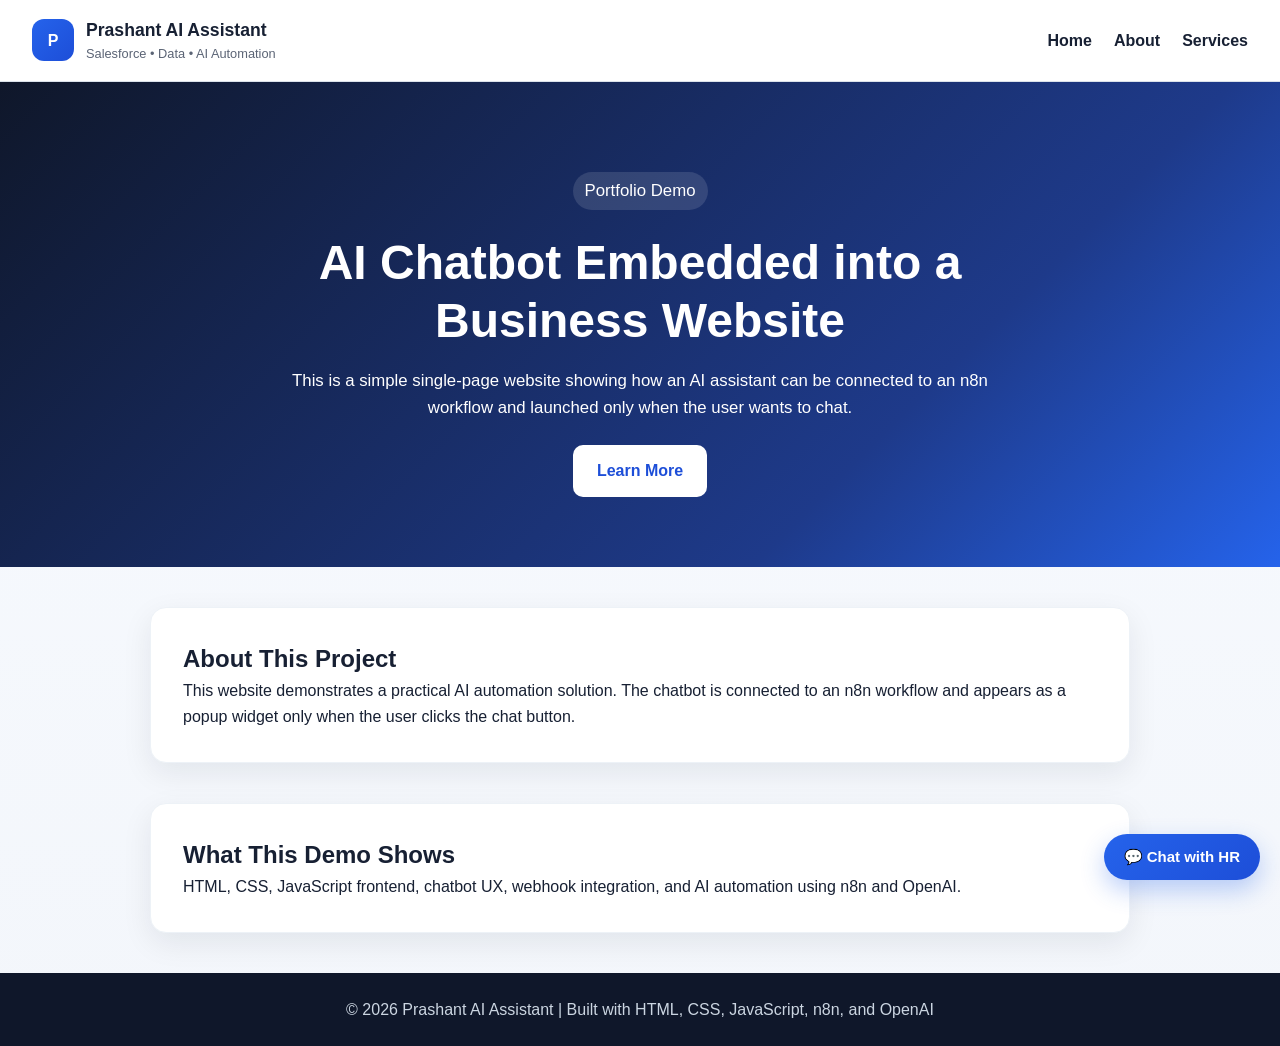
<file: index.html>
<!DOCTYPE html>
<html lang="en">
<head>
  <meta charset="UTF-8" />
  <meta name="viewport" content="width=device-width, initial-scale=1.0" />
  <title>Prashant AI Assistant</title>
  <link rel="stylesheet" href="style.css" />
</head>
<body>

  <header class="navbar">
    <div class="brand">
      <div class="brand-logo">P</div>
      <div>
        <div class="logo">Prashant AI Assistant</div>
        <div class="tagline">Salesforce • Data • AI Automation</div>
      </div>
    </div>

    <button class="menu-toggle" id="menuToggle">☰</button>

    <nav id="navMenu">
      <a href="#home">Home</a>
      <a href="#about">About</a>
      <a href="#services">Services</a>
    </nav>
  </header>

  <section id="home" class="hero">
    <div class="hero-content">
      <p class="hero-label">Portfolio Demo</p>
      <h1>AI Chatbot Embedded into a Business Website</h1>
      <p>
        This is a simple single-page website showing how an AI assistant can be connected
        to an n8n workflow and launched only when the user wants to chat.
      </p>
      <a href="#about" class="btn">Learn More</a>
    </div>
  </section>

  <section id="about" class="about">
    <h2>About This Project</h2>
    <p>
      This website demonstrates a practical AI automation solution. The chatbot is connected
      to an n8n workflow and appears as a popup widget only when the user clicks the chat button.
    </p>
  </section>

  <section id="services" class="about">
    <h2>What This Demo Shows</h2>
    <p>
      HTML, CSS, JavaScript frontend, chatbot UX, webhook integration, and AI automation
      using n8n and OpenAI.
    </p>
  </section>

  <footer class="footer">
    <p>© 2026 Prashant AI Assistant | Built with HTML, CSS, JavaScript, n8n, and OpenAI</p>
  </footer>

  <!-- Floating Chat Button -->
  <button id="chatLauncher" class="chat-launcher">💬 Chat with HR</button>

  <!-- Chat Popup -->
  <div id="chatPopup" class="chat-popup hidden">

    <!-- Header -->
    <div class="chat-popup-header">
      <div class="header-brand">
        <div class="header-avatar">🏢</div>
        <div>
          <h3>HR AI Assistant</h3>
          <p>Online · Typically replies instantly</p>
        </div>
      </div>
      <button id="closeChat" class="close-chat">✕</button>
    </div>

    <!-- Body: Sidebar + Chat Main -->
    <div class="chat-body">

      <!-- Sidebar -->
      <div class="chat-sidebar">

        <div class="sidebar-section-label">HR Topics</div>

        <button class="sidebar-topic active" data-topic="leave">
          <span class="sidebar-icon">📋</span>
          <span>Leave & Attendance</span>
        </button>
        <button class="sidebar-topic" data-topic="payroll">
          <span class="sidebar-icon">💰</span>
          <span>Payroll & Salary</span>
        </button>
        <button class="sidebar-topic" data-topic="benefits">
          <span class="sidebar-icon">🏥</span>
          <span>Benefits</span>
        </button>
        <button class="sidebar-topic" data-topic="policies">
          <span class="sidebar-icon">📜</span>
          <span>HR Policies</span>
        </button>
        <button class="sidebar-topic" data-topic="onboarding">
          <span class="sidebar-icon">🚀</span>
          <span>Onboarding</span>
        </button>
        <button class="sidebar-topic" data-topic="training">
          <span class="sidebar-icon">🎓</span>
          <span>Training</span>
        </button>
        <button class="sidebar-topic" data-topic="performance">
          <span class="sidebar-icon">📊</span>
          <span>Performance</span>
        </button>
        <button class="sidebar-topic" data-topic="relations">
          <span class="sidebar-icon">🤝</span>
          <span>Employee Relations</span>
        </button>

        <div class="sidebar-section-label">Actions</div>

        <label for="fileUpload" class="sidebar-topic sidebar-action">
          <span class="sidebar-icon">📎</span>
          <span>Upload File</span>
        </label>
        <button class="sidebar-topic sidebar-action" id="raiseTicketBtn" type="button">
          <span class="sidebar-icon">🎫</span>
          <span>Raise Ticket</span>
        </button>
        <button class="sidebar-topic sidebar-action" id="emailHrBtn" type="button">
          <span class="sidebar-icon">✉️</span>
          <span>Email HR</span>
        </button>

        <input
          type="file"
          id="fileUpload"
          class="hidden-file"
          accept=".pdf,.doc,.docx,.png,.jpg,.jpeg"
        />
      </div>

      <!-- Chat Main -->
      <div class="chat-main">

        <!-- Topic Header -->
        <div class="topic-header" id="topicHeader">
          <span id="topicIcon">📋</span>
          <div>
            <strong id="topicTitle">Leave &amp; Attendance</strong>
            <span id="topicDesc">Leave balances, applications and attendance tracking</span>
          </div>
        </div>

        <!-- Quick Chips -->
        <div class="quick-chips" id="quickChips">
          <button class="chip">How many days leave do I have?</button>
          <button class="chip">Apply for annual leave</button>
          <button class="chip">Sick leave policy</button>
          <button class="chip">WFH approval process</button>
        </div>

        <!-- Hidden Panels -->
        <div id="ticketPanel" class="action-panel hidden">
          <h4>🎫 Raise HR Ticket</h4>
          <input type="text" id="ticketName" placeholder="Your name" />
          <input type="email" id="ticketEmail" placeholder="Your email" />
          <input type="text" id="ticketSubject" placeholder="Issue subject" />
          <textarea id="ticketDescription" rows="3" placeholder="Describe the issue"></textarea>
          <button id="submitTicketBtn" class="panel-submit-btn">Submit Ticket</button>
        </div>

        <div id="emailPanel" class="action-panel hidden">
          <h4>✉️ Email HR</h4>
          <input type="text" id="emailName" placeholder="Your name" />
          <input type="email" id="emailFrom" placeholder="Your email" />
          <input type="text" id="emailSubject" placeholder="Email subject" />
          <textarea id="emailBody" rows="3" placeholder="Write your message"></textarea>
          <button id="sendEmailBtn" class="panel-submit-btn">Send to HR</button>
        </div>

        <!-- Messages -->
        <div id="messages" class="messages">
          <div class="bot-message">
            <strong>HR Assistant:</strong><br />
            Hello! I'm your HR Assistant. Select a topic from the sidebar or type your question below. How can I help you today?
          </div>
        </div>

        <!-- Input Area -->
        <div class="input-area">
          <textarea id="inp" placeholder="Ask about leave & attendance..." rows="2"></textarea>
          <button id="sendBtn">Send</button>
        </div>

        <div class="chat-help">
          Press <strong>Enter</strong> to send · <strong>Shift+Enter</strong> for new line
        </div>

      </div><!-- end chat-main -->

    </div><!-- end chat-body -->

  </div><!-- end chat-popup -->

  <script src="script.js"></script>
</body>
</html>
</file>
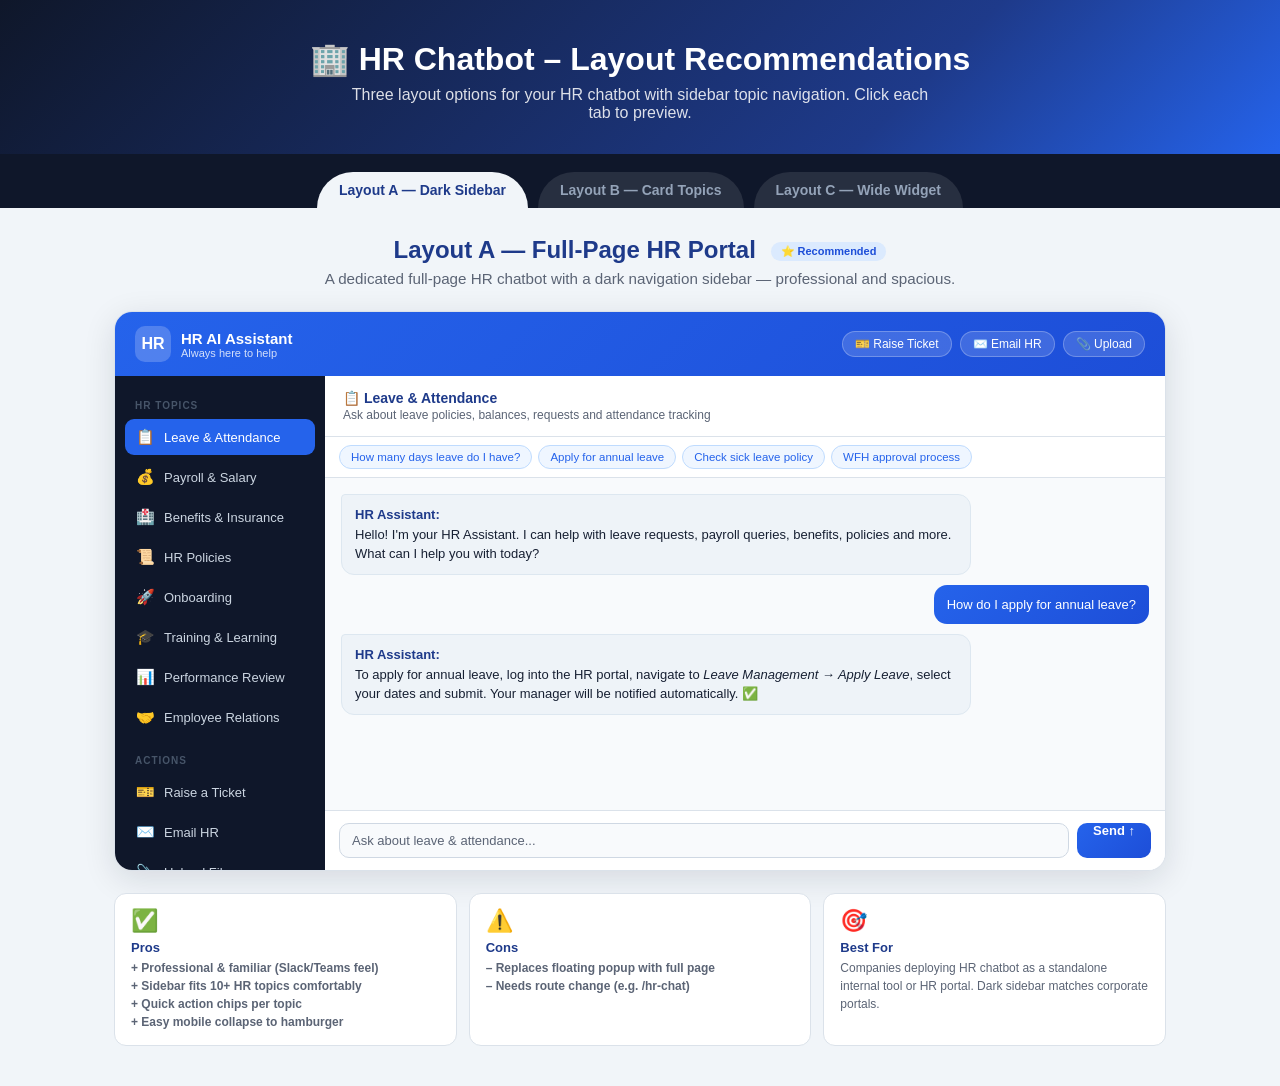
<file: layout-options-preview.html>
<!DOCTYPE html>
<html lang="en">
<head>
  <meta charset="UTF-8" />
  <meta name="viewport" content="width=device-width, initial-scale=1.0" />
  <title>HR Chatbot – Layout Options</title>
  <style>
    * { margin: 0; padding: 0; box-sizing: border-box; }

    :root {
      --primary: #2563eb;
      --primary-dark: #1d4ed8;
      --primary-light: #eff6ff;
      --sidebar-bg: #0f172a;
      --sidebar-text: #cbd5e1;
      --sidebar-active: #2563eb;
      --bot-bg: #eef3f8;
      --border: #dbe2ea;
      --radius: 14px;
      --shadow: 0 8px 32px rgba(15,23,42,0.12);
    }

    body {
      font-family: 'Segoe UI', Arial, sans-serif;
      background: #f1f5f9;
      color: #172033;
    }

    /* ── Page Header ── */
    .page-header {
      background: linear-gradient(135deg, #0f172a, #1e3a8a 70%, #2563eb);
      color: white;
      text-align: center;
      padding: 40px 20px 32px;
    }
    .page-header h1 { font-size: 2rem; margin-bottom: 8px; }
    .page-header p { opacity: 0.85; font-size: 1rem; max-width: 600px; margin: 0 auto; }

    .tabs-bar {
      display: flex;
      justify-content: center;
      gap: 10px;
      padding: 18px 20px 0;
      background: #0f172a;
    }
    .tab-btn {
      padding: 10px 22px;
      border: none;
      border-radius: 999px 999px 0 0;
      font-size: 14px;
      font-weight: 600;
      cursor: pointer;
      background: rgba(255,255,255,0.1);
      color: #94a3b8;
      transition: all 0.2s;
    }
    .tab-btn.active {
      background: #f1f5f9;
      color: #1e3a8a;
    }

    /* ── Layout Panels ── */
    .layout-section {
      display: none;
      padding: 28px 24px 40px;
      max-width: 1100px;
      margin: 0 auto;
    }
    .layout-section.active { display: block; }

    .section-title {
      text-align: center;
      margin-bottom: 24px;
    }
    .section-title h2 { font-size: 1.5rem; color: #1e3a8a; }
    .section-title p { color: #5b6475; margin-top: 6px; font-size: 0.95rem; }

    .badge {
      display: inline-block;
      background: #dbeafe;
      color: #1d4ed8;
      font-size: 11px;
      font-weight: 700;
      padding: 3px 10px;
      border-radius: 999px;
      margin-left: 8px;
      vertical-align: middle;
    }

    /* ════════════════════════════════════
       LAYOUT A – Classic Left Sidebar
    ════════════════════════════════════ */
    .layout-a-demo {
      background: white;
      border-radius: 18px;
      box-shadow: var(--shadow);
      overflow: hidden;
      height: 560px;
      display: flex;
      flex-direction: column;
      border: 1px solid var(--border);
    }

    .demo-topbar {
      background: linear-gradient(135deg, var(--primary), var(--primary-dark));
      color: white;
      padding: 14px 20px;
      display: flex;
      align-items: center;
      justify-content: space-between;
      flex-shrink: 0;
    }
    .demo-topbar-brand { display: flex; align-items: center; gap: 10px; }
    .demo-topbar-logo {
      width: 36px; height: 36px;
      background: rgba(255,255,255,0.2);
      border-radius: 10px;
      display: flex; align-items: center; justify-content: center;
      font-weight: bold; font-size: 16px;
    }
    .demo-topbar-name { font-weight: 700; font-size: 15px; }
    .demo-topbar-sub { font-size: 11px; opacity: 0.8; }
    .demo-topbar-actions { display: flex; gap: 8px; }
    .topbar-pill {
      background: rgba(255,255,255,0.15);
      border: 1px solid rgba(255,255,255,0.25);
      color: white;
      border-radius: 999px;
      padding: 5px 12px;
      font-size: 12px;
      cursor: pointer;
    }

    .demo-body { display: flex; flex: 1; overflow: hidden; }

    /* Sidebar */
    .demo-sidebar {
      width: 210px;
      background: var(--sidebar-bg);
      padding: 16px 10px;
      display: flex;
      flex-direction: column;
      gap: 4px;
      overflow-y: auto;
      flex-shrink: 0;
    }
    .sidebar-label {
      color: #475569;
      font-size: 10px;
      font-weight: 700;
      text-transform: uppercase;
      letter-spacing: 1px;
      padding: 8px 10px 4px;
    }
    .sidebar-item {
      display: flex;
      align-items: center;
      gap: 9px;
      padding: 9px 10px;
      border-radius: 9px;
      color: var(--sidebar-text);
      font-size: 13px;
      cursor: pointer;
      transition: background 0.15s;
    }
    .sidebar-item:hover { background: rgba(255,255,255,0.07); }
    .sidebar-item.active {
      background: var(--sidebar-active);
      color: white;
    }
    .sidebar-icon { font-size: 15px; width: 20px; text-align: center; }

    /* Chat area */
    .demo-chat {
      flex: 1;
      display: flex;
      flex-direction: column;
      background: #f8fafc;
      overflow: hidden;
    }
    .demo-chat-header {
      padding: 14px 18px;
      border-bottom: 1px solid var(--border);
      background: white;
      flex-shrink: 0;
    }
    .demo-chat-header h3 { font-size: 14px; color: #1e3a8a; margin-bottom: 2px; }
    .demo-chat-header p { font-size: 12px; color: #5b6475; }

    .demo-messages {
      flex: 1;
      padding: 16px;
      overflow-y: auto;
      display: flex;
      flex-direction: column;
      gap: 10px;
    }
    .msg-bot, .msg-user {
      max-width: 78%;
      padding: 10px 13px;
      border-radius: 13px;
      font-size: 13px;
      line-height: 1.5;
    }
    .msg-bot {
      background: var(--bot-bg);
      border: 1px solid #dde7f0;
      border-top-left-radius: 4px;
      align-self: flex-start;
    }
    .msg-user {
      background: linear-gradient(135deg, var(--primary), var(--primary-dark));
      color: white;
      align-self: flex-end;
      border-top-right-radius: 4px;
    }
    .msg-bot strong { color: #1e3a8a; }

    .demo-input-area {
      display: flex;
      gap: 8px;
      padding: 12px 14px;
      border-top: 1px solid var(--border);
      background: white;
      flex-shrink: 0;
    }
    .demo-input {
      flex: 1;
      border: 1px solid #cfd8e3;
      border-radius: 10px;
      padding: 9px 12px;
      font-size: 13px;
      background: #f8fafc;
      color: #5b6475;
    }
    .demo-send {
      background: linear-gradient(135deg, var(--primary), var(--primary-dark));
      color: white;
      border: none;
      border-radius: 10px;
      padding: 0 16px;
      font-size: 13px;
      font-weight: 600;
      cursor: pointer;
    }

    .demo-quick-chips {
      display: flex;
      flex-wrap: wrap;
      gap: 6px;
      padding: 8px 14px;
      border-bottom: 1px solid var(--border);
      background: white;
      flex-shrink: 0;
    }
    .chip {
      background: var(--primary-light);
      color: var(--primary);
      border: 1px solid #bfdbfe;
      border-radius: 999px;
      padding: 5px 11px;
      font-size: 11.5px;
      cursor: pointer;
      font-weight: 500;
    }

    /* ════════════════════════════════════
       LAYOUT B – Two-Column Split
    ════════════════════════════════════ */
    .layout-b-demo {
      background: white;
      border-radius: 18px;
      box-shadow: var(--shadow);
      overflow: hidden;
      height: 560px;
      display: flex;
      flex-direction: column;
      border: 1px solid var(--border);
    }

    .layout-b-body {
      display: flex;
      flex: 1;
      overflow: hidden;
    }

    .b-sidebar {
      width: 240px;
      background: white;
      border-right: 1px solid var(--border);
      display: flex;
      flex-direction: column;
      overflow: hidden;
      flex-shrink: 0;
    }
    .b-sidebar-header {
      padding: 14px 16px;
      border-bottom: 1px solid var(--border);
      background: var(--primary-light);
    }
    .b-sidebar-header h3 { font-size: 13px; font-weight: 700; color: #1e3a8a; }
    .b-sidebar-header p { font-size: 11px; color: #5b6475; margin-top: 2px; }

    .b-topic-list {
      overflow-y: auto;
      flex: 1;
      padding: 10px 10px;
    }
    .b-topic-card {
      display: flex;
      align-items: flex-start;
      gap: 10px;
      padding: 10px 11px;
      border-radius: 10px;
      margin-bottom: 4px;
      cursor: pointer;
      border: 1px solid transparent;
      transition: all 0.15s;
    }
    .b-topic-card:hover {
      background: var(--primary-light);
      border-color: #bfdbfe;
    }
    .b-topic-card.active {
      background: var(--primary-light);
      border-color: var(--primary);
    }
    .b-topic-icon {
      width: 32px; height: 32px;
      border-radius: 8px;
      display: flex; align-items: center; justify-content: center;
      font-size: 15px;
      flex-shrink: 0;
    }
    .b-topic-info { flex: 1; }
    .b-topic-info strong { font-size: 12.5px; display: block; margin-bottom: 2px; }
    .b-topic-info span { font-size: 11px; color: #5b6475; }

    .b-chat { flex: 1; display: flex; flex-direction: column; background: #f8fafc; }

    /* ════════════════════════════════════
       LAYOUT C – Compact Expanded Widget
    ════════════════════════════════════ */
    .layout-c-wrapper {
      display: flex;
      justify-content: flex-end;
      align-items: flex-end;
      padding: 20px;
      background: linear-gradient(135deg, #0f172a 0%, #1e3a8a 60%, #2563eb 100%);
      border-radius: 18px;
      min-height: 600px;
      position: relative;
    }

    .layout-c-demo {
      width: 600px;
      height: 540px;
      background: white;
      border-radius: 18px;
      box-shadow: 0 24px 60px rgba(0,0,0,0.35);
      display: flex;
      flex-direction: column;
      overflow: hidden;
      border: 1px solid var(--border);
    }

    .c-header {
      background: linear-gradient(135deg, var(--primary), var(--primary-dark));
      color: white;
      padding: 14px 18px;
      display: flex;
      align-items: center;
      justify-content: space-between;
      flex-shrink: 0;
    }
    .c-header-left { display: flex; align-items: center; gap: 10px; }
    .c-avatar {
      width: 36px; height: 36px; border-radius: 10px;
      background: rgba(255,255,255,0.2);
      display: flex; align-items: center; justify-content: center;
      font-size: 18px;
    }
    .c-header-info strong { font-size: 14px; display: block; }
    .c-header-info span { font-size: 11px; opacity: 0.8; }
    .c-close-btn {
      width: 30px; height: 30px;
      background: rgba(255,255,255,0.15);
      border: none; border-radius: 50%;
      color: white; cursor: pointer; font-size: 14px;
    }

    .c-body { display: flex; flex: 1; overflow: hidden; }

    .c-sidebar {
      width: 170px;
      background: #f8fafc;
      border-right: 1px solid var(--border);
      padding: 10px 8px;
      overflow-y: auto;
      flex-shrink: 0;
    }
    .c-sidebar-label {
      font-size: 9.5px;
      font-weight: 700;
      text-transform: uppercase;
      letter-spacing: 0.8px;
      color: #94a3b8;
      padding: 6px 6px 4px;
    }
    .c-topic-btn {
      display: flex;
      align-items: center;
      gap: 7px;
      width: 100%;
      padding: 8px 8px;
      border: none;
      border-radius: 8px;
      background: transparent;
      text-align: left;
      font-size: 12px;
      color: #334155;
      cursor: pointer;
      margin-bottom: 2px;
    }
    .c-topic-btn:hover { background: white; }
    .c-topic-btn.active {
      background: #dbeafe;
      color: #1d4ed8;
      font-weight: 600;
    }
    .c-topic-icon { font-size: 14px; }

    .c-chat { flex: 1; display: flex; flex-direction: column; }

    /* Launch button ghost */
    .c-launcher-ghost {
      position: absolute;
      bottom: 20px;
      right: 20px;
      background: linear-gradient(135deg, var(--primary), var(--primary-dark));
      color: white;
      border-radius: 999px;
      padding: 12px 18px;
      font-size: 14px;
      font-weight: 700;
      box-shadow: 0 8px 20px rgba(37,99,235,0.4);
      opacity: 0.5;
    }

    /* ── Feature Callouts ── */
    .callouts {
      display: grid;
      grid-template-columns: repeat(3, 1fr);
      gap: 12px;
      margin-top: 22px;
    }
    .callout {
      background: white;
      border: 1px solid var(--border);
      border-radius: 12px;
      padding: 14px 16px;
      font-size: 13px;
    }
    .callout .icon { font-size: 22px; margin-bottom: 6px; }
    .callout strong { display: block; margin-bottom: 4px; font-size: 13px; color: #1e3a8a; }
    .callout p { color: #5b6475; font-size: 12px; line-height: 1.5; }

    .pro-badge { color: #16a34a; font-weight: 700; font-size: 11px; }
    .con-badge { color: #dc2626; font-weight: 700; font-size: 11px; }

    /* ── Recommendation Banner ── */
    .rec-banner {
      background: linear-gradient(135deg, #eff6ff, #dbeafe);
      border: 2px solid #93c5fd;
      border-radius: 14px;
      padding: 18px 22px;
      margin-top: 22px;
      display: flex;
      align-items: flex-start;
      gap: 14px;
    }
    .rec-icon { font-size: 28px; }
    .rec-text strong { font-size: 15px; color: #1e3a8a; display: block; margin-bottom: 4px; }
    .rec-text p { font-size: 13px; color: #334155; line-height: 1.6; }
  </style>
</head>
<body>

  <div class="page-header">
    <h1>🏢 HR Chatbot – Layout Recommendations</h1>
    <p>Three layout options for your HR chatbot with sidebar topic navigation. Click each tab to preview.</p>
  </div>

  <div class="tabs-bar">
    <button class="tab-btn active" onclick="showTab('a')">Layout A — Dark Sidebar</button>
    <button class="tab-btn" onclick="showTab('b')">Layout B — Card Topics</button>
    <button class="tab-btn" onclick="showTab('c')">Layout C — Wide Widget</button>
  </div>

  <!-- ══════════════════════════════════
       LAYOUT A
  ══════════════════════════════════ -->
  <div class="layout-section active" id="tab-a">
    <div class="section-title">
      <h2>Layout A — Full-Page HR Portal <span class="badge">⭐ Recommended</span></h2>
      <p>A dedicated full-page HR chatbot with a dark navigation sidebar — professional and spacious.</p>
    </div>

    <div class="layout-a-demo">
      <!-- Top Bar -->
      <div class="demo-topbar">
        <div class="demo-topbar-brand">
          <div class="demo-topbar-logo">HR</div>
          <div>
            <div class="demo-topbar-name">HR AI Assistant</div>
            <div class="demo-topbar-sub">Always here to help</div>
          </div>
        </div>
        <div class="demo-topbar-actions">
          <div class="topbar-pill">🎫 Raise Ticket</div>
          <div class="topbar-pill">✉️ Email HR</div>
          <div class="topbar-pill">📎 Upload</div>
        </div>
      </div>

      <div class="demo-body">
        <!-- Dark Sidebar -->
        <div class="demo-sidebar">
          <div class="sidebar-label">HR Topics</div>
          <div class="sidebar-item active"><span class="sidebar-icon">📋</span> Leave & Attendance</div>
          <div class="sidebar-item"><span class="sidebar-icon">💰</span> Payroll & Salary</div>
          <div class="sidebar-item"><span class="sidebar-icon">🏥</span> Benefits & Insurance</div>
          <div class="sidebar-item"><span class="sidebar-icon">📜</span> HR Policies</div>
          <div class="sidebar-item"><span class="sidebar-icon">🚀</span> Onboarding</div>
          <div class="sidebar-item"><span class="sidebar-icon">🎓</span> Training & Learning</div>
          <div class="sidebar-item"><span class="sidebar-icon">📊</span> Performance Review</div>
          <div class="sidebar-item"><span class="sidebar-icon">🤝</span> Employee Relations</div>
          <div class="sidebar-label" style="margin-top:8px;">Actions</div>
          <div class="sidebar-item"><span class="sidebar-icon">🎫</span> Raise a Ticket</div>
          <div class="sidebar-item"><span class="sidebar-icon">✉️</span> Email HR</div>
          <div class="sidebar-item"><span class="sidebar-icon">📎</span> Upload File</div>
        </div>

        <!-- Chat -->
        <div class="demo-chat">
          <div class="demo-chat-header">
            <h3>📋 Leave & Attendance</h3>
            <p>Ask about leave policies, balances, requests and attendance tracking</p>
          </div>
          <div class="demo-quick-chips">
            <div class="chip">How many days leave do I have?</div>
            <div class="chip">Apply for annual leave</div>
            <div class="chip">Check sick leave policy</div>
            <div class="chip">WFH approval process</div>
          </div>
          <div class="demo-messages">
            <div class="msg-bot"><strong>HR Assistant:</strong><br>Hello! I'm your HR Assistant. I can help with leave requests, payroll queries, benefits, policies and more. What can I help you with today?</div>
            <div class="msg-user">How do I apply for annual leave?</div>
            <div class="msg-bot"><strong>HR Assistant:</strong><br>To apply for annual leave, log into the HR portal, navigate to <em>Leave Management → Apply Leave</em>, select your dates and submit. Your manager will be notified automatically. ✅</div>
          </div>
          <div class="demo-input-area">
            <div class="demo-input">Ask about leave & attendance...</div>
            <div class="demo-send">Send ↑</div>
          </div>
        </div>
      </div>
    </div>

    <div class="callouts">
      <div class="callout">
        <div class="icon">✅</div>
        <strong>Pros</strong>
        <p class="pro-badge">+ Professional & familiar (Slack/Teams feel)</p>
        <p class="pro-badge">+ Sidebar fits 10+ HR topics comfortably</p>
        <p class="pro-badge">+ Quick action chips per topic</p>
        <p class="pro-badge">+ Easy mobile collapse to hamburger</p>
      </div>
      <div class="callout">
        <div class="icon">⚠️</div>
        <strong>Cons</strong>
        <p class="con-badge">– Replaces floating popup with full page</p>
        <p class="con-badge">– Needs route change (e.g. /hr-chat)</p>
      </div>
      <div class="callout">
        <div class="icon">🎯</div>
        <strong>Best For</strong>
        <p>Companies deploying HR chatbot as a standalone internal tool or HR portal. Dark sidebar matches corporate portals.</p>
      </div>
    </div>
  </div>

  <!-- ══════════════════════════════════
       LAYOUT B
  ══════════════════════════════════ -->
  <div class="layout-section" id="tab-b">
    <div class="section-title">
      <h2>Layout B — Card-Style Topic Sidebar <span class="badge">Clean & Modern</span></h2>
      <p>A light, airy layout with descriptive topic cards on the left and the chat on the right.</p>
    </div>

    <div class="layout-b-demo">
      <!-- Top Bar -->
      <div class="demo-topbar">
        <div class="demo-topbar-brand">
          <div class="demo-topbar-logo">HR</div>
          <div>
            <div class="demo-topbar-name">HR AI Assistant</div>
            <div class="demo-topbar-sub">Powered by AI</div>
          </div>
        </div>
        <div class="demo-topbar-actions">
          <div class="topbar-pill">📎 Upload</div>
          <div class="topbar-pill">🎫 Ticket</div>
        </div>
      </div>

      <div class="layout-b-body">
        <!-- Light Card Sidebar -->
        <div class="b-sidebar">
          <div class="b-sidebar-header">
            <h3>🏢 HR Topics</h3>
            <p>Select a topic to start</p>
          </div>
          <div class="b-topic-list">

            <div class="b-topic-card active">
              <div class="b-topic-icon" style="background:#dbeafe;">📋</div>
              <div class="b-topic-info">
                <strong>Leave & Attendance</strong>
                <span>Apply leave, check balances</span>
              </div>
            </div>

            <div class="b-topic-card">
              <div class="b-topic-icon" style="background:#dcfce7;">💰</div>
              <div class="b-topic-info">
                <strong>Payroll & Salary</strong>
                <span>Payslips, deductions</span>
              </div>
            </div>

            <div class="b-topic-card">
              <div class="b-topic-icon" style="background:#fef3c7;">🏥</div>
              <div class="b-topic-info">
                <strong>Benefits</strong>
                <span>Insurance, perks</span>
              </div>
            </div>

            <div class="b-topic-card">
              <div class="b-topic-icon" style="background:#f3e8ff;">📜</div>
              <div class="b-topic-info">
                <strong>HR Policies</strong>
                <span>Code of conduct, rules</span>
              </div>
            </div>

            <div class="b-topic-card">
              <div class="b-topic-icon" style="background:#ffe4e6;">🚀</div>
              <div class="b-topic-info">
                <strong>Onboarding</strong>
                <span>New joiner info</span>
              </div>
            </div>

            <div class="b-topic-card">
              <div class="b-topic-icon" style="background:#e0f2fe;">🎓</div>
              <div class="b-topic-info">
                <strong>Training</strong>
                <span>Courses, certifications</span>
              </div>
            </div>

            <div class="b-topic-card">
              <div class="b-topic-icon" style="background:#fef9c3;">📊</div>
              <div class="b-topic-info">
                <strong>Performance</strong>
                <span>Reviews, goals, KPIs</span>
              </div>
            </div>

          </div>
        </div>

        <!-- Chat -->
        <div class="b-chat">
          <div class="demo-chat-header">
            <h3>📋 Leave & Attendance</h3>
            <p>Ask about leave policies, balances and attendance tracking</p>
          </div>
          <div class="demo-quick-chips">
            <div class="chip">How many days leave do I have?</div>
            <div class="chip">Apply for annual leave</div>
            <div class="chip">Sick leave rules</div>
          </div>
          <div class="demo-messages">
            <div class="msg-bot"><strong>HR Assistant:</strong><br>Hi! You've selected <strong>Leave & Attendance</strong>. I can help you check your leave balance, apply for leave, or explain the leave policy. What would you like to know?</div>
            <div class="msg-user">What's my remaining annual leave?</div>
            <div class="msg-bot"><strong>HR Assistant:</strong><br>You currently have <strong>12 days</strong> of annual leave remaining for 2026. Would you like to apply for leave or see the leave calendar?</div>
          </div>
          <div class="demo-input-area">
            <div class="demo-input">Type your question here...</div>
            <div class="demo-send">Send ↑</div>
          </div>
        </div>
      </div>
    </div>

    <div class="callouts">
      <div class="callout">
        <div class="icon">✅</div>
        <strong>Pros</strong>
        <p class="pro-badge">+ Very clean & approachable feel</p>
        <p class="pro-badge">+ Coloured icons make topics scannable</p>
        <p class="pro-badge">+ Descriptions help users self-serve</p>
        <p class="pro-badge">+ White sidebar feels lighter than dark</p>
      </div>
      <div class="callout">
        <div class="icon">⚠️</div>
        <strong>Cons</strong>
        <p class="con-badge">– Sidebar takes more horizontal space</p>
        <p class="con-badge">– Less room for chat messages</p>
      </div>
      <div class="callout">
        <div class="icon">🎯</div>
        <strong>Best For</strong>
        <p>Modern HR portals, employee self-service apps, or when you want a fresh/friendly feel rather than corporate.</p>
      </div>
    </div>
  </div>

  <!-- ══════════════════════════════════
       LAYOUT C
  ══════════════════════════════════ -->
  <div class="layout-section" id="tab-c">
    <div class="section-title">
      <h2>Layout C — Wide Popup Widget <span class="badge">Minimal Effort</span></h2>
      <p>Expand the existing popup into a wider 600px widget with an integrated compact sidebar — no page rebuild needed.</p>
    </div>

    <div class="layout-c-wrapper">
      <div class="layout-c-demo">
        <!-- Header -->
        <div class="c-header">
          <div class="c-header-left">
            <div class="c-avatar">🏢</div>
            <div class="c-header-info">
              <strong>HR AI Assistant</strong>
              <span>Online · Typically replies instantly</span>
            </div>
          </div>
          <div style="display:flex;gap:8px;align-items:center;">
            <div class="topbar-pill" style="font-size:11px;">🎫 Ticket</div>
            <div class="topbar-pill" style="font-size:11px;">✉️ Email</div>
            <button class="c-close-btn">✕</button>
          </div>
        </div>

        <!-- Body -->
        <div class="c-body">
          <!-- Compact Sidebar -->
          <div class="c-sidebar">
            <div class="c-sidebar-label">Topics</div>
            <button class="c-topic-btn active"><span class="c-topic-icon">📋</span> Leave</button>
            <button class="c-topic-btn"><span class="c-topic-icon">💰</span> Payroll</button>
            <button class="c-topic-btn"><span class="c-topic-icon">🏥</span> Benefits</button>
            <button class="c-topic-btn"><span class="c-topic-icon">📜</span> Policies</button>
            <button class="c-topic-btn"><span class="c-topic-icon">🚀</span> Onboarding</button>
            <button class="c-topic-btn"><span class="c-topic-icon">🎓</span> Training</button>
            <button class="c-topic-btn"><span class="c-topic-icon">📊</span> Performance</button>
            <button class="c-topic-btn"><span class="c-topic-icon">🤝</span> Relations</button>
            <div class="c-sidebar-label" style="margin-top:6px;">Actions</div>
            <button class="c-topic-btn"><span class="c-topic-icon">📎</span> Upload</button>
            <button class="c-topic-btn"><span class="c-topic-icon">🎫</span> Ticket</button>
          </div>

          <!-- Chat -->
          <div class="c-chat">
            <div class="demo-chat-header">
              <h3>📋 Leave & Attendance</h3>
              <p>Leave balances, applications, policy</p>
            </div>
            <div class="demo-quick-chips">
              <div class="chip">Apply leave</div>
              <div class="chip">Check balance</div>
              <div class="chip">WFH policy</div>
            </div>
            <div class="demo-messages" style="flex:1;">
              <div class="msg-bot"><strong>HR Assistant:</strong><br>Hello! Select a topic from the left or type your question. I'm here to help with all HR matters. 😊</div>
              <div class="msg-user">I need to take 3 days off next week</div>
              <div class="msg-bot"><strong>HR Assistant:</strong><br>Sure! I'll help you apply for 3 days leave. Please confirm the exact dates and whether this should be Annual Leave or another leave type.</div>
            </div>
            <div class="demo-input-area">
              <div class="demo-input">Message HR Assistant...</div>
              <div class="demo-send">↑</div>
            </div>
          </div>
        </div>
      </div>

      <div class="c-launcher-ghost" style="position:relative;bottom:auto;right:auto;margin-top:12px;align-self:flex-end;">
        💬 Chat with HR
      </div>
    </div>

    <div class="callouts">
      <div class="callout">
        <div class="icon">✅</div>
        <strong>Pros</strong>
        <p class="pro-badge">+ Least code changes needed</p>
        <p class="pro-badge">+ Keeps floating popup UX users know</p>
        <p class="pro-badge">+ Works on any page of your site</p>
      </div>
      <div class="callout">
        <div class="icon">⚠️</div>
        <strong>Cons</strong>
        <p class="con-badge">– 600px popup feels large on small screens</p>
        <p class="con-badge">– Less space per area than full-page</p>
        <p class="con-badge">– Mobile UX needs careful handling</p>
      </div>
      <div class="callout">
        <div class="icon">🎯</div>
        <strong>Best For</strong>
        <p>When you want to keep the chatbot as a widget on your existing website rather than a dedicated HR page.</p>
      </div>
    </div>
  </div>

  <script>
    function showTab(id) {
      document.querySelectorAll('.layout-section').forEach(s => s.classList.remove('active'));
      document.querySelectorAll('.tab-btn').forEach(b => b.classList.remove('active'));
      document.getElementById('tab-' + id).classList.add('active');
      event.target.classList.add('active');
    }
  </script>
</body>
</html>
</file>
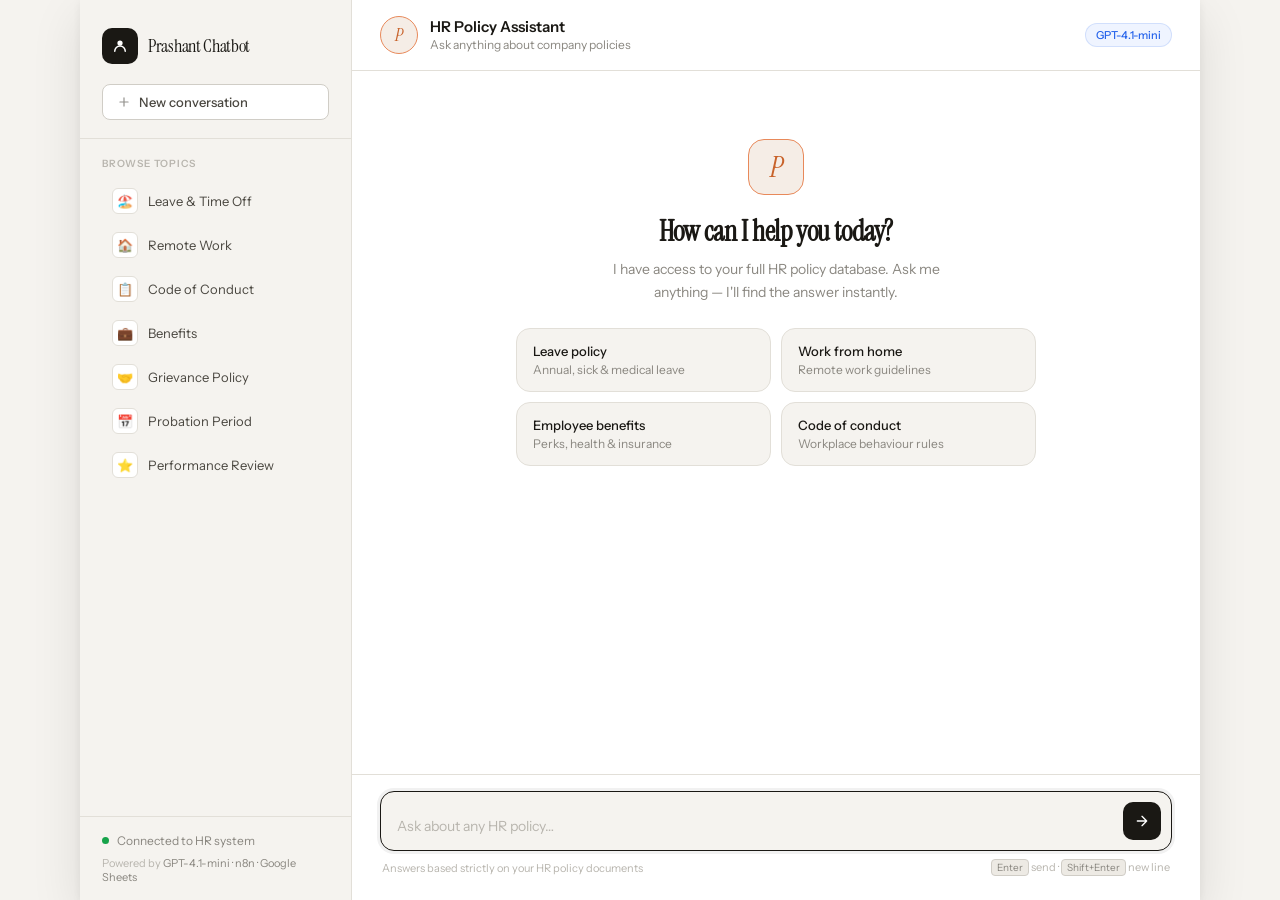
<file: prashant-chatbot_5.html>
<!DOCTYPE html>
<html lang="en">
<head>
<meta charset="UTF-8"/>
<meta name="viewport" content="width=device-width, initial-scale=1.0"/>
<title>Prashant Chatbot — HR Assistant</title>
<link rel="preconnect" href="https://fonts.googleapis.com"/>
<link rel="preconnect" href="https://fonts.gstatic.com" crossorigin/>
<link href="https://fonts.googleapis.com/css2?family=Instrument+Sans:wght@400;500;600&family=Instrument+Serif:ital@0;1&display=swap" rel="stylesheet"/>
<style>
*,*::before,*::after{box-sizing:border-box;margin:0;padding:0}

:root{
  --bg:#f5f3ef;
  --bg2:#edeae4;
  --white:#ffffff;
  --ink:#1a1814;
  --ink2:#4a4740;
  --ink3:#8a8780;
  --ink4:#b8b5ae;
  --accent:#c8622a;
  --accent-light:#f5ede6;
  --accent-mid:#e8895a;
  --blue:#2563eb;
  --blue-light:#eff4ff;
  --green:#16a34a;
  --green-light:#f0fdf4;
  --border:#e2dfd8;
  --border2:#d0cdc6;
  --shadow:0 1px 3px rgba(0,0,0,.06),0 4px 16px rgba(0,0,0,.06);
  --shadow-lg:0 2px 8px rgba(0,0,0,.06),0 16px 48px rgba(0,0,0,.10);
  --r:14px;
  --r-sm:8px;
  --r-pill:999px;
  --sans:'Instrument Sans',sans-serif;
  --serif:'Instrument Serif',serif;
}

html,body{height:100%;background:var(--bg);font-family:var(--sans);font-size:15px;color:var(--ink);-webkit-font-smoothing:antialiased}

/* ═══ LAYOUT ═══ */
.shell{
  display:grid;
  grid-template-columns:272px 1fr;
  height:100vh;
  max-width:1120px;
  margin:0 auto;
  background:var(--white);
  box-shadow:var(--shadow-lg);
}

/* ═══ SIDEBAR ═══ */
.sidebar{
  display:flex;
  flex-direction:column;
  background:var(--bg);
  border-right:1px solid var(--border);
  overflow:hidden;
}

.sidebar-top{
  padding:28px 22px 18px;
  border-bottom:1px solid var(--border);
}

.brand{
  display:flex;
  align-items:center;
  gap:10px;
  margin-bottom:20px;
}

.brand-icon{
  width:36px;height:36px;
  border-radius:10px;
  background:var(--ink);
  display:flex;align-items:center;justify-content:center;
  flex-shrink:0;
}
.brand-icon svg{width:18px;height:18px}

.brand-name{
  font-family:var(--serif);
  font-size:18px;
  color:var(--ink);
  letter-spacing:-0.3px;
}

.new-chat{
  display:flex;
  align-items:center;
  gap:8px;
  width:100%;
  padding:9px 14px;
  background:var(--white);
  border:1px solid var(--border2);
  border-radius:var(--r-sm);
  font-family:var(--sans);
  font-size:13px;
  font-weight:500;
  color:var(--ink2);
  cursor:pointer;
  transition:all .15s;
}
.new-chat:hover{background:var(--ink);color:#fff;border-color:var(--ink)}
.new-chat svg{width:14px;height:14px;opacity:.6;transition:opacity .15s}
.new-chat:hover svg{opacity:1}

.sidebar-section{
  padding:18px 22px 8px;
}
.sidebar-label{
  font-size:10px;
  font-weight:600;
  letter-spacing:.08em;
  text-transform:uppercase;
  color:var(--ink4);
  margin-bottom:10px;
}

.topic-list{display:flex;flex-direction:column;gap:2px}

.topic-btn{
  display:flex;
  align-items:center;
  gap:10px;
  padding:8px 10px;
  border-radius:var(--r-sm);
  font-size:13px;
  color:var(--ink2);
  background:none;
  border:none;
  cursor:pointer;
  font-family:var(--sans);
  text-align:left;
  transition:background .12s,color .12s;
  width:100%;
}
.topic-btn:hover{background:var(--bg2);color:var(--ink)}
.t-icon{
  width:26px;height:26px;
  border-radius:6px;
  background:var(--white);
  border:1px solid var(--border);
  display:flex;align-items:center;justify-content:center;
  font-size:13px;
  flex-shrink:0;
}

.sidebar-footer{
  margin-top:auto;
  padding:16px 22px;
  border-top:1px solid var(--border);
}
.status-row{
  display:flex;align-items:center;gap:8px;
  font-size:12px;color:var(--ink3);
}
.status-dot{
  width:7px;height:7px;border-radius:50%;
  background:var(--green);
  animation:breathe 2.5s ease-in-out infinite;
}
@keyframes breathe{0%,100%{opacity:1}50%{opacity:.4}}
.powered{margin-top:8px;font-size:11px;color:var(--ink4)}
.powered span{color:var(--ink3)}

/* ═══ MAIN ═══ */
.main{display:flex;flex-direction:column;height:100vh;overflow:hidden}

.topbar{
  display:flex;
  align-items:center;
  justify-content:space-between;
  padding:16px 28px;
  border-bottom:1px solid var(--border);
  flex-shrink:0;
  background:var(--white);
}
.topbar-left{display:flex;align-items:center;gap:12px}
.agent-av{
  width:38px;height:38px;
  border-radius:50%;
  background:var(--accent-light);
  border:1.5px solid var(--accent-mid);
  display:flex;align-items:center;justify-content:center;
  font-family:var(--serif);
  font-style:italic;
  font-size:17px;
  color:var(--accent);
}
.topbar-name{font-size:15px;font-weight:600;color:var(--ink);line-height:1.2}
.topbar-sub{font-size:12px;color:var(--ink3);margin-top:1px}
.model-badge{
  font-size:11px;font-weight:500;
  padding:4px 10px;
  background:var(--blue-light);
  color:var(--blue);
  border-radius:var(--r-pill);
  border:1px solid rgba(37,99,235,.15);
}

/* Messages */
.messages-wrap{
  flex:1;
  overflow-y:auto;
  padding:32px 28px;
  display:flex;
  flex-direction:column;
  gap:26px;
  background:var(--white);
  scroll-behavior:smooth;
}
.messages-wrap::-webkit-scrollbar{width:4px}
.messages-wrap::-webkit-scrollbar-thumb{background:var(--border2);border-radius:4px}

/* Welcome */
.welcome{
  text-align:center;
  padding:36px 20px 16px;
  animation:fadeIn .5s ease both;
}
.welcome-icon{
  width:56px;height:56px;
  border-radius:16px;
  background:var(--accent-light);
  border:1.5px solid var(--accent-mid);
  display:flex;align-items:center;justify-content:center;
  margin:0 auto 18px;
  font-family:var(--serif);
  font-style:italic;
  font-size:28px;
  color:var(--accent);
}
.welcome h2{
  font-family:var(--serif);
  font-size:28px;
  letter-spacing:-.4px;
  color:var(--ink);
  margin-bottom:8px;
}
.welcome p{font-size:14px;color:var(--ink3);max-width:340px;margin:0 auto;line-height:1.65}

.prompts-grid{
  display:grid;
  grid-template-columns:1fr 1fr;
  gap:10px;
  max-width:520px;
  margin:24px auto 0;
}
.prompt-card{
  padding:14px 16px;
  background:var(--bg);
  border:1px solid var(--border);
  border-radius:var(--r);
  cursor:pointer;
  text-align:left;
  font-family:var(--sans);
  transition:all .15s;
  animation:fadeUp .4s ease both;
}
.prompt-card:nth-child(1){animation-delay:.05s}
.prompt-card:nth-child(2){animation-delay:.10s}
.prompt-card:nth-child(3){animation-delay:.15s}
.prompt-card:nth-child(4){animation-delay:.20s}
.prompt-card:hover{background:var(--white);border-color:var(--accent-mid);box-shadow:0 2px 12px rgba(200,98,42,.10)}
.prompt-card:hover .pc-arrow{opacity:1;transform:translateX(0)}
.pc-title{font-size:13px;font-weight:500;color:var(--ink);margin-bottom:3px;display:flex;align-items:center;justify-content:space-between}
.pc-arrow{opacity:0;transform:translateX(-4px);transition:all .15s;font-size:12px;color:var(--accent)}
.pc-sub{font-size:12px;color:var(--ink3)}

/* Message rows */
.msg-group{
  display:flex;
  gap:12px;
  animation:fadeUp .25s ease both;
}
.msg-group.user{flex-direction:row-reverse}

@keyframes fadeUp{from{opacity:0;transform:translateY(12px)}to{opacity:1;transform:translateY(0)}}
@keyframes fadeIn{from{opacity:0}to{opacity:1}}

.msg-av{
  width:32px;height:32px;flex-shrink:0;
  border-radius:50%;
  display:flex;align-items:center;justify-content:center;
  font-size:12px;font-weight:600;
  margin-top:2px;
}
.msg-group.bot .msg-av{background:var(--accent-light);border:1.5px solid var(--accent-mid);color:var(--accent);font-family:var(--serif);font-style:italic;font-size:15px}
.msg-group.user .msg-av{background:var(--ink);color:#fff;font-size:11px}

.msg-body{flex:1;min-width:0}
.msg-name{font-size:12px;font-weight:600;color:var(--ink3);margin-bottom:5px;letter-spacing:.02em}
.msg-group.user .msg-name{text-align:right}

.bubble{
  display:inline-block;
  padding:12px 16px;
  font-size:14px;
  line-height:1.65;
  border-radius:var(--r);
  max-width:100%;
}
.msg-group.bot .bubble{
  background:var(--bg);
  border:1px solid var(--border);
  color:var(--ink);
  border-top-left-radius:4px;
}
.msg-group.user .bubble{
  background:var(--ink);
  color:#fff;
  border-top-right-radius:4px;
  float:right;
  clear:both;
}
.msg-group.user .msg-body{display:flex;flex-direction:column;align-items:flex-end}

/* Typing */
.typing-dots{display:flex;gap:5px;align-items:center;padding:4px 0}
.typing-dots span{
  width:7px;height:7px;
  border-radius:50%;
  background:var(--ink4);
  animation:bob 1.2s infinite ease-in-out;
}
.typing-dots span:nth-child(2){animation-delay:.16s}
.typing-dots span:nth-child(3){animation-delay:.32s}
@keyframes bob{0%,60%,100%{transform:translateY(0);background:var(--ink4)}30%{transform:translateY(-6px);background:var(--accent)}}

/* Input */
.input-zone{
  padding:16px 28px 24px;
  border-top:1px solid var(--border);
  background:var(--white);
  flex-shrink:0;
}
.input-box{
  display:flex;
  align-items:flex-end;
  gap:10px;
  background:var(--bg);
  border:1.5px solid var(--border2);
  border-radius:var(--r);
  padding:10px 10px 10px 16px;
  transition:border-color .15s,box-shadow .15s;
}
.input-box:focus-within{
  border-color:var(--ink);
  box-shadow:0 0 0 3px rgba(26,24,20,.06);
}
textarea{
  flex:1;
  background:none;
  border:none;
  outline:none;
  font-family:var(--sans);
  font-size:14px;
  color:var(--ink);
  resize:none;
  line-height:1.55;
  max-height:130px;
  overflow-y:auto;
  padding:2px 0;
}
textarea::placeholder{color:var(--ink4)}

.send{
  width:38px;height:38px;
  border-radius:10px;
  background:var(--ink);
  border:none;
  cursor:pointer;
  display:flex;align-items:center;justify-content:center;
  flex-shrink:0;
  transition:background .15s,transform .1s,opacity .15s;
}
.send:hover:not(:disabled){background:#333}
.send:active:not(:disabled){transform:scale(.94)}
.send:disabled{opacity:.3;cursor:not-allowed}
.send svg{width:16px;height:16px}

.input-hint{
  display:flex;
  justify-content:space-between;
  align-items:center;
  margin-top:8px;
  font-size:11px;
  color:var(--ink4);
  padding:0 2px;
}
kbd{
  display:inline-block;
  padding:1px 5px;
  background:var(--bg2);
  border:1px solid var(--border2);
  border-radius:4px;
  font-size:10px;
  font-family:var(--sans);
  color:var(--ink3);
}

@media(max-width:680px){
  .shell{grid-template-columns:1fr}
  .sidebar{display:none}
  .topbar{padding:12px 16px}
  .messages-wrap{padding:20px 16px}
  .input-zone{padding:12px 16px 20px}
  .prompts-grid{grid-template-columns:1fr}
}
</style>
</head>
<body>

<div class="shell">

  <!-- SIDEBAR -->
  <aside class="sidebar">
    <div class="sidebar-top">
      <div class="brand">
        <div class="brand-icon">
          <svg viewBox="0 0 24 24" fill="none" xmlns="http://www.w3.org/2000/svg">
            <circle cx="12" cy="8" r="3.5" fill="white"/>
            <path d="M5 19c0-3.87 3.13-7 7-7s7 3.13 7 7" stroke="white" stroke-width="2" stroke-linecap="round"/>
          </svg>
        </div>
        <span class="brand-name">Prashant Chatbot</span>
      </div>
      <button class="new-chat" onclick="clearChat()">
        <svg viewBox="0 0 24 24" fill="none" xmlns="http://www.w3.org/2000/svg">
          <path d="M12 5v14M5 12h14" stroke="currentColor" stroke-width="2" stroke-linecap="round"/>
        </svg>
        New conversation
      </button>
    </div>

    <div class="sidebar-section">
      <div class="sidebar-label">Browse topics</div>
      <div class="topic-list">
        <button class="topic-btn" onclick="askTopic('What is the leave policy?')"><span class="t-icon">🏖️</span>Leave &amp; Time Off</button>
        <button class="topic-btn" onclick="askTopic('What are the work from home rules?')"><span class="t-icon">🏠</span>Remote Work</button>
        <button class="topic-btn" onclick="askTopic('What is the code of conduct?')"><span class="t-icon">📋</span>Code of Conduct</button>
        <button class="topic-btn" onclick="askTopic('What are the employee benefits?')"><span class="t-icon">💼</span>Benefits</button>
        <button class="topic-btn" onclick="askTopic('What is the grievance policy?')"><span class="t-icon">🤝</span>Grievance Policy</button>
        <button class="topic-btn" onclick="askTopic('What is the probation period policy?')"><span class="t-icon">📅</span>Probation Period</button>
        <button class="topic-btn" onclick="askTopic('How does the performance review work?')"><span class="t-icon">⭐</span>Performance Review</button>
      </div>
    </div>

    <div class="sidebar-footer">
      <div class="status-row">
        <div class="status-dot"></div>
        Connected to HR system
      </div>
      <div class="powered">Powered by <span>GPT-4.1-mini · n8n · Google Sheets</span></div>
    </div>
  </aside>

  <!-- MAIN -->
  <div class="main">

    <div class="topbar">
      <div class="topbar-left">
        <div class="agent-av">P</div>
        <div>
          <div class="topbar-name">HR Policy Assistant</div>
          <div class="topbar-sub">Ask anything about company policies</div>
        </div>
      </div>
      <div class="model-badge">GPT-4.1-mini</div>
    </div>

    <div class="messages-wrap" id="messages">
      <div class="welcome" id="welcome">
        <div class="welcome-icon">P</div>
        <h2>How can I help you today?</h2>
        <p>I have access to your full HR policy database. Ask me anything — I'll find the answer instantly.</p>
        <div class="prompts-grid">
          <button class="prompt-card" onclick="usePrompt('What is the leave policy?')">
            <div class="pc-title">Leave policy <span class="pc-arrow">→</span></div>
            <div class="pc-sub">Annual, sick &amp; medical leave</div>
          </button>
          <button class="prompt-card" onclick="usePrompt('What are the work from home rules?')">
            <div class="pc-title">Work from home <span class="pc-arrow">→</span></div>
            <div class="pc-sub">Remote work guidelines</div>
          </button>
          <button class="prompt-card" onclick="usePrompt('What are the employee benefits?')">
            <div class="pc-title">Employee benefits <span class="pc-arrow">→</span></div>
            <div class="pc-sub">Perks, health &amp; insurance</div>
          </button>
          <button class="prompt-card" onclick="usePrompt('What is the code of conduct?')">
            <div class="pc-title">Code of conduct <span class="pc-arrow">→</span></div>
            <div class="pc-sub">Workplace behaviour rules</div>
          </button>
        </div>
      </div>
    </div>

    <div class="input-zone">
      <div class="input-box">
        <textarea id="inp" rows="1" placeholder="Ask about any HR policy…" onkeydown="onKey(event)" oninput="resize(this)"></textarea>
        <button class="send" id="sendBtn" onclick="send()" title="Send">
          <svg viewBox="0 0 24 24" fill="none" xmlns="http://www.w3.org/2000/svg">
            <path d="M5 12h14M12 5l7 7-7 7" stroke="white" stroke-width="2" stroke-linecap="round" stroke-linejoin="round"/>
          </svg>
        </button>
      </div>
      <div class="input-hint">
        <span>Answers based strictly on your HR policy documents</span>
        <span><kbd>Enter</kbd> send · <kbd>Shift+Enter</kbd> new line</span>
      </div>
    </div>

  </div>
</div>

<script>
const HOOK = 'https://gerotoone.n8n-wsk.com/webhook/e9af0c64-4ff2-462b-965d-ab16f5fd83fd';
const sid  = 'sid_' + Math.random().toString(36).slice(2,11);
let busy = false;

function resize(el){el.style.height='auto';el.style.height=Math.min(el.scrollHeight,130)+'px'}
function onKey(e){if(e.key==='Enter'&&!e.shiftKey){e.preventDefault();send()}}
function usePrompt(q){document.getElementById('inp').value=q;send()}
function askTopic(q){document.getElementById('inp').value=q;send()}

function hideWelcome(){const w=document.getElementById('welcome');if(w)w.remove()}
function scrollEnd(){const m=document.getElementById('messages');m.scrollTop=m.scrollHeight}

function addMsg(role,html){
  hideWelcome();
  const wrap=document.getElementById('messages');
  const g=document.createElement('div'); g.className='msg-group '+role;
  const av=document.createElement('div'); av.className='msg-av'; av.textContent=role==='bot'?'P':'You';
  const body=document.createElement('div'); body.className='msg-body';
  const nm=document.createElement('div'); nm.className='msg-name'; nm.textContent=role==='bot'?'Prashant Chatbot':'You';
  const bub=document.createElement('div'); bub.className='bubble'; bub.innerHTML=html;
  body.appendChild(nm); body.appendChild(bub);
  g.appendChild(av); g.appendChild(body);
  wrap.appendChild(g); scrollEnd();
  return g;
}

function showTyping(){
  const wrap=document.getElementById('messages');
  const g=document.createElement('div'); g.className='msg-group bot'; g.id='typing-row';
  const av=document.createElement('div'); av.className='msg-av'; av.textContent='P';
  const body=document.createElement('div'); body.className='msg-body';
  const nm=document.createElement('div'); nm.className='msg-name'; nm.textContent='Prashant Chatbot';
  const bub=document.createElement('div'); bub.className='bubble';
  bub.innerHTML='<div class="typing-dots"><span></span><span></span><span></span></div>';
  body.appendChild(nm); body.appendChild(bub);
  g.appendChild(av); g.appendChild(body);
  wrap.appendChild(g); scrollEnd();
}

function removeTyping(){const t=document.getElementById('typing-row');if(t)t.remove()}

function fmt(t){
  return t
    .replace(/&/g,'&amp;').replace(/</g,'&lt;').replace(/>/g,'&gt;')
    .replace(/\*\*(.*?)\*\*/g,'<strong>$1</strong>')
    .replace(/\n/g,'<br>');
}

async function send(){
  if(busy)return;
  const inp=document.getElementById('inp');
  const text=inp.value.trim(); if(!text)return;
  addMsg('user',fmt(text));
  inp.value=''; inp.style.height='auto';
  busy=true; document.getElementById('sendBtn').disabled=true;
  showTyping();
  try{
    const res=await fetch(HOOK, { method: 'POST', headers: { 'Content-Type': 'application/json' }, body: JSON.stringify({ chatInput: text, sessionId: sid }) }); removeTyping();
    if(!res.ok)throw new Error('HTTP '+res.status);
    const data=await res.json();
    let reply='';
    if(typeof data==='string')reply=data;
    else if(data.output)reply=data.output;
    else if(data.text)reply=data.text;
    else if(data.message)reply=data.message;
    else if(Array.isArray(data)&&data[0])reply=data[0].output||data[0].text||JSON.stringify(data[0]);
    else reply=JSON.stringify(data);
    addMsg('bot',fmt(reply));
  }catch(err){
    removeTyping();
    addMsg('bot','<span style="color:var(--accent)">⚠</span> Could not reach the HR system. Please try again in a moment.');
    console.error(err);
  }
  busy=false; document.getElementById('sendBtn').disabled=false; inp.focus();
}

function clearChat(){
  const m=document.getElementById('messages'); m.innerHTML='';
  const w=document.createElement('div'); w.className='welcome'; w.id='welcome';
  w.innerHTML=`<div class="welcome-icon">P</div>
    <h2>How can I help you today?</h2>
    <p>I have access to your full HR policy database. Ask me anything — I'll find the answer instantly.</p>
    <div class="prompts-grid">
      <button class="prompt-card" onclick="usePrompt('What is the leave policy?')"><div class="pc-title">Leave policy <span class="pc-arrow">→</span></div><div class="pc-sub">Annual, sick &amp; medical leave</div></button>
      <button class="prompt-card" onclick="usePrompt('What are the work from home rules?')"><div class="pc-title">Work from home <span class="pc-arrow">→</span></div><div class="pc-sub">Remote work guidelines</div></button>
      <button class="prompt-card" onclick="usePrompt('What are the employee benefits?')"><div class="pc-title">Employee benefits <span class="pc-arrow">→</span></div><div class="pc-sub">Perks, health &amp; insurance</div></button>
      <button class="prompt-card" onclick="usePrompt('What is the code of conduct?')"><div class="pc-title">Code of conduct <span class="pc-arrow">→</span></div><div class="pc-sub">Workplace behaviour rules</div></button>
    </div>`;
  m.appendChild(w);
  document.getElementById('inp').focus();
}

document.getElementById('inp').focus();
</script>
</body>
</html>
</file>
<file: style.css>
* {
  margin: 0;
  padding: 0;
  box-sizing: border-box;
}

:root {
  --bg: #f5f7fb;
  --white: #ffffff;
  --text: #172033;
  --muted: #5b6475;
  --border: #dbe2ea;
  --primary: #2563eb;
  --primary-dark: #1d4ed8;
  --primary-light: #eff6ff;
  --bot-bg: #eef3f8;
  --shadow: 0 10px 30px rgba(15, 23, 42, 0.08);
  --radius: 16px;
  --sidebar-bg: #0f172a;
  --sidebar-text: #cbd5e1;
  --sidebar-hover: rgba(255, 255, 255, 0.07);
  --sidebar-active: #2563eb;
  --sidebar-width: 175px;
}

html {
  scroll-behavior: smooth;
}

body {
  font-family: Arial, sans-serif;
  background: linear-gradient(to bottom, #f8fbff, #f3f6fb);
  color: var(--text);
  line-height: 1.6;
}

/* ── Navbar ── */
.navbar {
  background: rgba(255, 255, 255, 0.92);
  backdrop-filter: blur(8px);
  border-bottom: 1px solid var(--border);
  display: flex;
  justify-content: space-between;
  align-items: center;
  padding: 16px 32px;
  position: sticky;
  top: 0;
  z-index: 1000;
}

.brand {
  display: flex;
  align-items: center;
  gap: 12px;
}

.brand-logo {
  width: 42px;
  height: 42px;
  border-radius: 12px;
  background: linear-gradient(135deg, var(--primary), var(--primary-dark));
  color: white;
  display: flex;
  align-items: center;
  justify-content: center;
  font-weight: bold;
}

.logo {
  font-size: 1.1rem;
  font-weight: bold;
}

.tagline {
  font-size: 0.8rem;
  color: var(--muted);
}

.navbar nav {
  display: flex;
  gap: 22px;
}

.navbar nav a {
  color: var(--text);
  text-decoration: none;
  font-weight: 600;
}

.menu-toggle {
  display: none;
  background: none;
  border: none;
  font-size: 1.6rem;
  cursor: pointer;
}

/* ── Hero ── */
.hero {
  padding: 90px 20px 70px;
  background: linear-gradient(135deg, #0f172a, #1e3a8a 70%, #2563eb);
  color: white;
  text-align: center;
}

.hero-content {
  max-width: 850px;
  margin: 0 auto;
}

.hero-label {
  display: inline-block;
  background: rgba(255,255,255,0.12);
  padding: 6px 12px;
  border-radius: 999px;
  font-size: 0.85rem;
  margin-bottom: 18px;
}

.hero-content h1 {
  font-size: 3rem;
  line-height: 1.2;
  margin-bottom: 18px;
}

.hero-content p {
  max-width: 760px;
  margin: 0 auto 24px;
  font-size: 1.05rem;
}

.btn {
  display: inline-block;
  background: white;
  color: var(--primary-dark);
  padding: 13px 24px;
  text-decoration: none;
  border-radius: 10px;
  font-weight: bold;
}

/* ── Sections ── */
.about {
  max-width: 980px;
  margin: 40px auto;
  background: var(--white);
  padding: 32px;
  border-radius: var(--radius);
  box-shadow: var(--shadow);
  border: 1px solid #edf2f7;
}

/* ── Footer ── */
.footer {
  text-align: center;
  background: #0f172a;
  color: #cbd5e1;
  padding: 24px 20px;
  margin-top: 40px;
}

/* ── Chat Launcher Button ── */
.chat-launcher {
  position: fixed;
  right: 20px;
  bottom: 20px;
  background: linear-gradient(135deg, var(--primary), var(--primary-dark));
  color: white;
  border: none;
  border-radius: 999px;
  padding: 14px 20px;
  font-size: 15px;
  font-weight: bold;
  cursor: pointer;
  box-shadow: 0 10px 24px rgba(37, 99, 235, 0.3);
  z-index: 2000;
  transition: transform 0.2s, box-shadow 0.2s;
}

.chat-launcher:hover {
  transform: translateY(-2px);
  box-shadow: 0 14px 28px rgba(37, 99, 235, 0.4);
}

/* ── Chat Popup ── */
.chat-popup {
  position: fixed;
  right: 20px;
  bottom: 80px;
  width: 620px;
  max-width: calc(100vw - 24px);
  height: 580px;
  max-height: calc(100vh - 100px);
  background: white;
  border-radius: 18px;
  box-shadow: 0 20px 60px rgba(15, 23, 42, 0.22);
  overflow: hidden;
  border: 1px solid var(--border);
  z-index: 2001;
  display: flex;
  flex-direction: column;
}

.hidden {
  display: none !important;
}

/* ── Popup Header ── */
.chat-popup-header {
  display: flex;
  justify-content: space-between;
  align-items: center;
  background: linear-gradient(135deg, var(--primary), var(--primary-dark));
  color: white;
  padding: 14px 18px;
  flex-shrink: 0;
}

.header-brand {
  display: flex;
  align-items: center;
  gap: 11px;
}

.header-avatar {
  width: 38px;
  height: 38px;
  border-radius: 11px;
  background: rgba(255, 255, 255, 0.18);
  display: flex;
  align-items: center;
  justify-content: center;
  font-size: 18px;
}

.chat-popup-header h3 {
  font-size: 15px;
  font-weight: 700;
  margin-bottom: 2px;
}

.chat-popup-header p {
  font-size: 11px;
  opacity: 0.85;
}

.close-chat {
  background: rgba(255,255,255,0.15);
  color: white;
  border: none;
  width: 32px;
  height: 32px;
  border-radius: 50%;
  cursor: pointer;
  font-size: 15px;
  display: flex;
  align-items: center;
  justify-content: center;
  transition: background 0.2s;
}

.close-chat:hover {
  background: rgba(255,255,255,0.28);
}

/* ── Chat Body (Sidebar + Main) ── */
.chat-body {
  display: flex;
  flex: 1;
  overflow: hidden;
}

/* ── Sidebar ── */
.chat-sidebar {
  width: var(--sidebar-width);
  background: var(--sidebar-bg);
  padding: 10px 8px;
  display: flex;
  flex-direction: column;
  gap: 2px;
  overflow-y: auto;
  flex-shrink: 0;
}

.chat-sidebar::-webkit-scrollbar {
  width: 4px;
}
.chat-sidebar::-webkit-scrollbar-track {
  background: transparent;
}
.chat-sidebar::-webkit-scrollbar-thumb {
  background: rgba(255,255,255,0.1);
  border-radius: 4px;
}

.sidebar-section-label {
  color: #475569;
  font-size: 9.5px;
  font-weight: 700;
  text-transform: uppercase;
  letter-spacing: 0.9px;
  padding: 8px 8px 4px;
}

.sidebar-topic {
  display: flex;
  align-items: center;
  gap: 8px;
  width: 100%;
  padding: 8px 9px;
  border: none;
  border-radius: 9px;
  background: transparent;
  color: var(--sidebar-text);
  font-size: 12.5px;
  text-align: left;
  cursor: pointer;
  transition: background 0.15s, color 0.15s;
  text-decoration: none;
}

.sidebar-topic:hover {
  background: var(--sidebar-hover);
  color: #f1f5f9;
}

.sidebar-topic.active {
  background: var(--sidebar-active);
  color: white;
}

.sidebar-action {
  opacity: 0.85;
}

.sidebar-action:hover {
  opacity: 1;
}

.sidebar-icon {
  font-size: 14px;
  width: 18px;
  text-align: center;
  flex-shrink: 0;
}

.hidden-file {
  display: none;
}

/* ── Chat Main ── */
.chat-main {
  flex: 1;
  display: flex;
  flex-direction: column;
  overflow: hidden;
  background: #f8fafc;
}

/* ── Topic Header ── */
.topic-header {
  display: flex;
  align-items: center;
  gap: 10px;
  padding: 11px 14px;
  border-bottom: 1px solid var(--border);
  background: white;
  flex-shrink: 0;
}

.topic-header span:first-child {
  font-size: 20px;
}

.topic-header strong {
  display: block;
  font-size: 13px;
  color: #1e3a8a;
  line-height: 1.3;
}

.topic-header span#topicDesc {
  font-size: 11px;
  color: var(--muted);
}

/* ── Quick Chips ── */
.quick-chips {
  display: flex;
  flex-wrap: wrap;
  gap: 6px;
  padding: 9px 12px;
  border-bottom: 1px solid var(--border);
  background: white;
  flex-shrink: 0;
}

.chip {
  background: var(--primary-light);
  color: var(--primary);
  border: 1px solid #bfdbfe;
  border-radius: 999px;
  padding: 5px 11px;
  font-size: 11.5px;
  cursor: pointer;
  font-weight: 500;
  transition: background 0.15s, border-color 0.15s;
  white-space: nowrap;
}

.chip:hover {
  background: #dbeafe;
  border-color: var(--primary);
}

/* ── Action Panels ── */
.action-panel {
  padding: 12px 14px;
  border-bottom: 1px solid var(--border);
  background: #ffffff;
  flex-shrink: 0;
}

.action-panel h4 {
  margin-bottom: 10px;
  font-size: 13px;
  color: #1e3a8a;
}

.action-panel input,
.action-panel textarea {
  width: 100%;
  margin-bottom: 8px;
  padding: 9px 11px;
  border: 1px solid #cfd8e3;
  border-radius: 9px;
  font-size: 13px;
  outline: none;
  transition: border-color 0.15s;
}

.action-panel input:focus,
.action-panel textarea:focus {
  border-color: var(--primary);
}

.panel-submit-btn {
  background: linear-gradient(135deg, var(--primary), var(--primary-dark));
  color: white;
  border: none;
  border-radius: 9px;
  padding: 9px 14px;
  cursor: pointer;
  font-weight: bold;
  font-size: 13px;
}

/* ── Messages ── */
.messages {
  flex: 1;
  overflow-y: auto;
  padding: 14px;
  display: flex;
  flex-direction: column;
  gap: 10px;
}

.messages::-webkit-scrollbar {
  width: 4px;
}
.messages::-webkit-scrollbar-thumb {
  background: #dde7f0;
  border-radius: 4px;
}

.bot-message,
.user-message,
.typing-message {
  max-width: 84%;
  padding: 10px 13px;
  border-radius: 13px;
  line-height: 1.5;
  font-size: 13px;
  word-wrap: break-word;
}

.bot-message {
  background: var(--bot-bg);
  color: var(--text);
  border-top-left-radius: 4px;
  border: 1px solid #dde7f0;
  align-self: flex-start;
}

.user-message {
  background: linear-gradient(135deg, var(--primary), var(--primary-dark));
  color: white;
  align-self: flex-end;
  border-top-right-radius: 4px;
}

.typing-message {
  background: var(--bot-bg);
  color: var(--muted);
  border: 1px solid #dde7f0;
  border-top-left-radius: 4px;
  align-self: flex-start;
}

.typing-dots {
  display: flex;
  gap: 6px;
  margin-top: 6px;
}

.typing-dots span {
  width: 8px;
  height: 8px;
  background: #94a3b8;
  border-radius: 50%;
  animation: bounce 1.2s infinite ease-in-out;
}

.typing-dots span:nth-child(2) { animation-delay: 0.15s; }
.typing-dots span:nth-child(3) { animation-delay: 0.3s; }

@keyframes bounce {
  0%, 80%, 100% { transform: translateY(0); opacity: 0.5; }
  40%            { transform: translateY(-6px); opacity: 1; }
}

/* ── Input Area ── */
.input-area {
  display: flex;
  gap: 8px;
  padding: 11px 13px;
  border-top: 1px solid var(--border);
  background: white;
  flex-shrink: 0;
}

#inp {
  flex: 1;
  resize: none;
  padding: 9px 11px;
  border: 1px solid #cfd8e3;
  border-radius: 10px;
  font-size: 13px;
  min-height: 44px;
  outline: none;
  transition: border-color 0.15s;
}

#inp:focus {
  border-color: var(--primary);
}

#sendBtn {
  background: linear-gradient(135deg, var(--primary), var(--primary-dark));
  color: white;
  border: none;
  padding: 0 16px;
  border-radius: 10px;
  cursor: pointer;
  font-weight: bold;
  font-size: 13px;
  transition: opacity 0.15s;
}

#sendBtn:disabled {
  opacity: 0.6;
  cursor: not-allowed;
}

.chat-help {
  padding: 0 13px 10px;
  color: var(--muted);
  font-size: 11px;
  background: white;
  flex-shrink: 0;
}

/* ── Mobile ── */
@media (max-width: 768px) {
  .navbar {
    padding: 14px 18px;
    flex-wrap: wrap;
  }

  .menu-toggle {
    display: block;
  }

  .navbar nav {
    display: none;
    width: 100%;
    flex-direction: column;
    gap: 12px;
    margin-top: 14px;
    padding-top: 12px;
    border-top: 1px solid var(--border);
  }

  .navbar nav.show {
    display: flex;
  }

  .hero {
    padding: 70px 18px 55px;
  }

  .hero-content h1 {
    font-size: 2.1rem;
  }

  .about {
    margin: 22px 14px;
    padding: 22px;
  }

  .tagline {
    display: none;
  }

  /* Popup goes full-width on mobile */
  .chat-popup {
    right: 0;
    left: 0;
    bottom: 70px;
    width: 100%;
    max-width: 100%;
    border-radius: 18px 18px 0 0;
    height: 75vh;
    max-height: 75vh;
  }

  /* Sidebar shrinks to icon-only strip on mobile */
  .chat-sidebar {
    width: 46px;
    padding: 8px 4px;
  }

  .sidebar-section-label {
    display: none;
  }

  .sidebar-topic span:last-child {
    display: none;
  }

  .sidebar-topic {
    justify-content: center;
    padding: 8px 4px;
  }

  .sidebar-icon {
    width: auto;
    font-size: 16px;
  }
}
</file>
